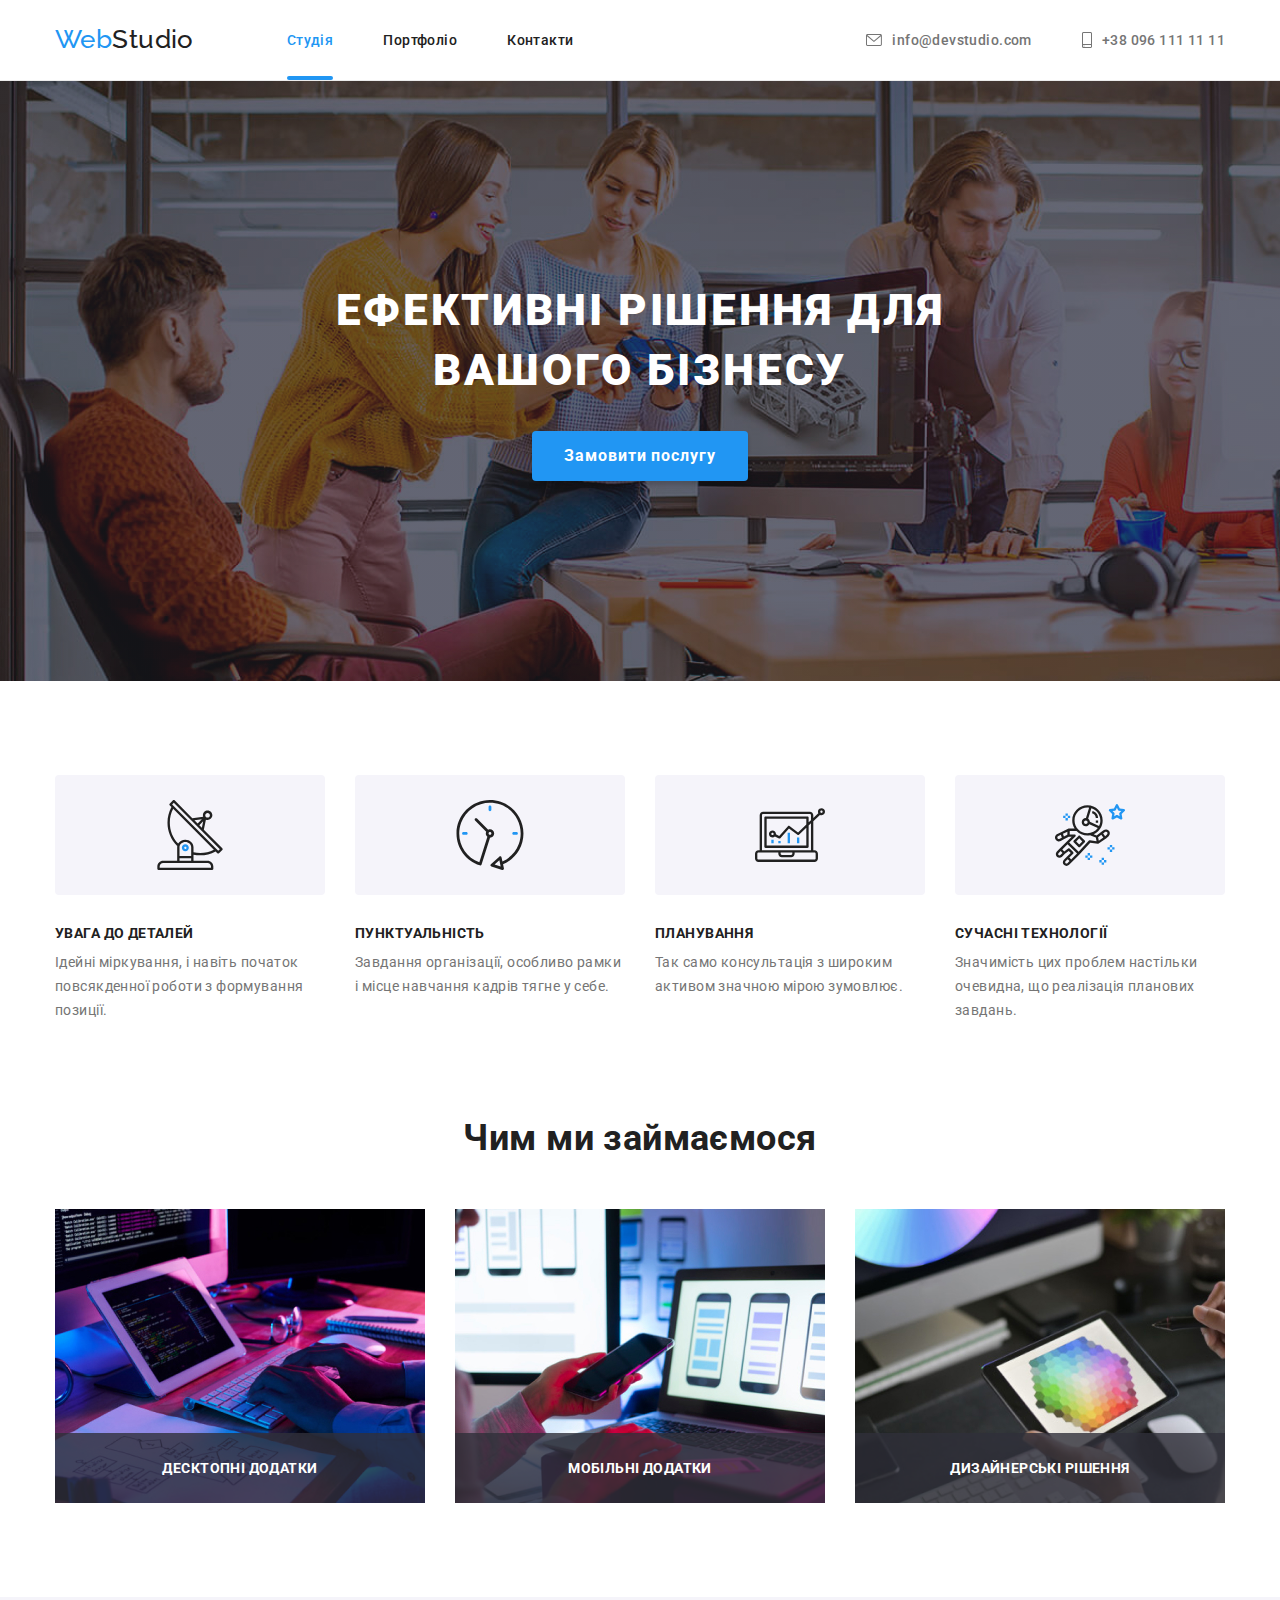
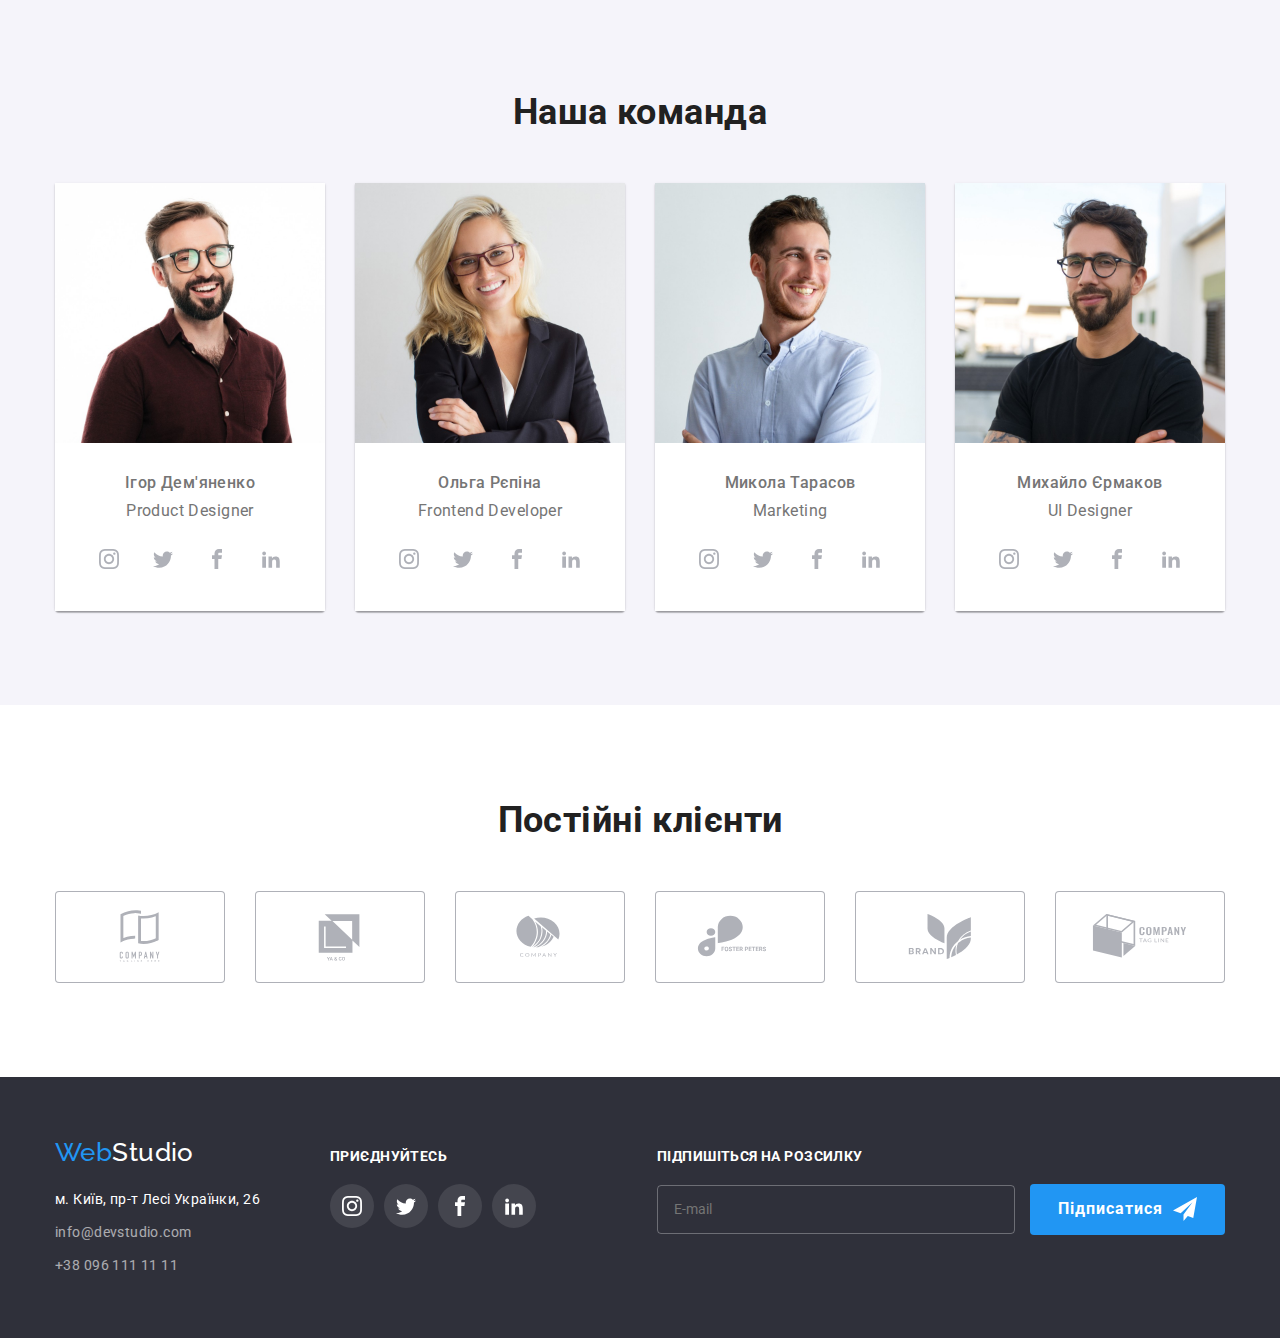
<file: index.html>
<!DOCTYPE html>
<html lang="uk">

<head>
  <meta charset="UTF-8">
  <meta http-equiv="X-UA-Compatible" content="IE=edge">
  <meta name="viewport" content="width=device-width, initial-scale=1.0">

  <link rel="stylesheet" href="css/modern-normalize.css">


  <link rel="preconnect" href="https://fonts.googleapis.com">
  <link rel="preconnect" href="https://fonts.gstatic.com" crossorigin>
  <link href="https://fonts.googleapis.com/css2?family=Raleway:wght@700&family=Roboto:wght@400;500;700;900&display=swap"
    rel="stylesheet">

  <link rel="stylesheet" href="css/main.min.css">
  <title>WebStudio - main page</title>
</head>

<body>
  <!-- HEADER -->
  <header class="page-header">
    <div class="container nav-cont">
      <nav class="flex">
        <a class="logo link" href="#">Web<span class="logo__dark">Studio</span></a>
        <ul class="nav-list flex col-gap-header">
          <li><a class="link nav-list__link active" href="#">Студія</a></li>
          <li><a class="link nav-list__link" href="portfolio.html">Портфоліо</a></li>
          <li><a class="link nav-list__link" href="#">Контакти</a></li>
        </ul>
      </nav>
      <ul class="nav-address flex col-gap-header ">
        <li>
          <a class="nav-address__link flex" href="mailto:info@devstudio.com">
            <svg class="envelope" width="16px" height="12px">
              <use href="images/icons.svg#icon-envelope"></use>
            </svg>
            info@devstudio.com</a>
        </li>
        <li>
          <a class="nav-address__link flex" href="tel:+380961111111">
            <svg class="smartphone" width="10px" height="16px">
              <use href="images/icons.svg#icon-smartphone"></use>
            </svg>
            +38 096 111 11 11</a>
        </li>
      </ul>
    </div>
  </header>

  <main>
    <!-- SECTION HERO -->
    <section class="section-hero">
      <div class="container">
        <h1 class="page-title">ЕФЕКТИВНІ РІШЕННЯ ДЛЯ ВАШОГО БІЗНЕСУ</h1>
        <button class="btn btn-main" type="button" data-modal-open>Замовити послугу</button>
      </div>
    </section>
    <!-- SECTION SPECIALTY -->
    <section class="section">
      <div class="container">

        <h2 class="section-title visually-hidden">Наші особливості</h2>

        <ul class="specialty col-gap-main">
          <li class="specialty__feature">
            <div class="specialty__icon-wrap">
              <svg class="specialty__icon">
                <use href="images/icons.svg#icon-antenna"></use>
              </svg>
            </div>
            <h3 class="specialty__title">УВАГА ДО ДЕТАЛЕЙ</h3>
            <p class="specialty__description">Ідейні міркування, і навіть початок повсякденної роботи з формування
              позиції.</p>
          </li>

          <li class="specialty__feature">
            <div class="specialty__icon-wrap">
              <svg class="specialty__icon">
                <use href="images/icons.svg#icon-clock"></use>
              </svg>
            </div>
            <h3 class="specialty__title">ПУНКТУАЛЬНІСТЬ</h3>
            <p class="specialty__description">Завдання організації, особливо рамки і місце навчання кадрів тягне у
              себе.
            </p>
          </li>

          <li class="specialty__feature">
            <div class="specialty__icon-wrap">
              <svg class="specialty__icon">
                <use href="images/icons.svg#icon-diagram"></use>
              </svg>
            </div>
            <h3 class="specialty__title">ПЛАНУВАННЯ</h3>
            <p class="specialty__description">Так само консультація з широким активом значною мірою зумовлює.</p>
          </li>

          <li class="specialty__feature">
            <div class="specialty__icon-wrap">
              <svg class="specialty__icon">
                <use href="images/icons.svg#icon-astronaut"></use>
              </svg>
            </div>
            <h3 class="specialty__title">СУЧАСНІ ТЕХНОЛОГІЇ</h3>
            <p class="specialty__description">Значимість цих проблем настільки очевидна, що реалізація планових
              завдань.
            </p>
          </li>
        </ul>
      </div>
    </section>
    <!-- SECTION WHAT WE DO -->
    <section class="section what">
      <div class="container">
        <h2 class="section-title">Чим ми займаємося</h2>
        <ul class="flex col-gap-main">
          <li class="what__box">
            <img src="images/box1.jpg" alt="Десктопні додатки" width="370">
            <p class="image-description">Десктопні додатки</p>
          </li>
          <li class="what__box">
            <img src="images/box2.jpg" alt="Мобільні додатки" width="370">
            <p class="image-description">Мобільні додатки</p>
          </li>
          <li class="what__box">
            <img src="images/box3.jpg" alt="Дизайнерські рішення" width="370">
            <p class="image-description">Дизайнерські рішення</p>
          </li>
        </ul>
      </div>
    </section>
    <!-- SECTION TEAM -->
    <section class="section team">
      <div class="container">
        <h2 class="section-title">Наша команда</h2>
        <ul class="team__list col-gap-main">
          <li class="team__card">
            <img src="images/IhorDemianenko.jpg" alt="Ігор Дем'яненко" width="270">
            <div class="team__text-wrap">
              <h3 class="team__title">Ігор Дем'яненко</h3>
              <p class="team__description">Product Designer</p>
              <ul class="social">
                <li>
                  <a class="social__link" href="#">
                    <svg class="social__icon">
                      <use href="images/icons.svg#icon-instagram"></use>
                    </svg>
                  </a>
                </li>
                <li>
                  <a class="social__link" href="#">
                    <svg class="social__icon">
                      <use href="images/icons.svg#icon-twitter"></use>
                    </svg>
                  </a>
                </li>
                <li>
                  <a class="social__link" href="#">
                    <svg class="social__icon">
                      <use href="images/icons.svg#icon-facebook"></use>
                    </svg>
                  </a>
                </li>
                <li>
                  <a class="social__link" href="#">
                    <svg class="social__icon">
                      <use href="images/icons.svg#icon-linkedin"></use>
                    </svg>
                  </a>
                </li>
              </ul>
            </div>
          </li>
          <li class="team__card">
            <img src="images/OlhaRepina.jpg" alt="Ольга Рєпіна" width="270">
            <div class="team__text-wrap">
              <h3 class="team__title">Ольга Рєпіна</h3>
              <p class="team__description">Frontend Developer</p>
              <ul class="social">
                <li>
                  <a class="social__link" href="#">
                    <svg class="social__icon">
                      <use href="images/icons.svg#icon-instagram"></use>
                    </svg>
                  </a>
                </li>
                <li>
                  <a class="social__link" href="#">
                    <svg class="social__icon">
                      <use href="images/icons.svg#icon-twitter"></use>
                    </svg>
                  </a>
                </li>
                <li>
                  <a class="social__link" href="#">
                    <svg class="social__icon">
                      <use href="images/icons.svg#icon-facebook"></use>
                    </svg>
                  </a>
                </li>
                <li>
                  <a class="social__link" href="#">
                    <svg class="social__icon">
                      <use href="images/icons.svg#icon-linkedin"></use>
                    </svg>
                  </a>
                </li>
              </ul>
            </div>
          </li>
          <li class="team__card">
            <img src="images/MykolaTarasov.jpg" alt="Микола Тарасов" width="270">
            <div class="team__text-wrap">
              <h3 class="team__title">Микола Тарасов</h3>
              <p class="team__description">Marketing</p>
              <ul class="social">
                <li>
                  <a class="social__link" href="#">
                    <svg class="social__icon">
                      <use href="images/icons.svg#icon-instagram"></use>
                    </svg>
                  </a>
                </li>
                <li>
                  <a class="social__link" href="#">
                    <svg class="social__icon">
                      <use href="images/icons.svg#icon-twitter"></use>
                    </svg>
                  </a>
                </li>
                <li>
                  <a class="social__link" href="#">
                    <svg class="social__icon">
                      <use href="images/icons.svg#icon-facebook"></use>
                    </svg>
                  </a>
                </li>
                <li>
                  <a class="social__link" href="#">
                    <svg class="social__icon">
                      <use href="images/icons.svg#icon-linkedin"></use>
                    </svg>
                  </a>
                </li>
              </ul>
            </div>
          </li>
          <li class="team__card">
            <img src="images/MykhailoYermakov.jpg" alt="Михайло Єрмаков" width="270">
            <div class="team__text-wrap">
              <h3 class="team__title">Михайло Єрмаков</h3>
              <p class="team__description">UI Designer</p>
              <ul class="social">
                <li>
                  <a class="social__link" href="#">
                    <svg class="social__icon">
                      <use href="images/icons.svg#icon-instagram"></use>
                    </svg>
                  </a>
                </li>
                <li>
                  <a class="social__link" href="#">
                    <svg class="social__icon">
                      <use href="images/icons.svg#icon-twitter"></use>
                    </svg>
                  </a>
                </li>
                <li>
                  <a class="social__link" href="#">
                    <svg class="social__icon">
                      <use href="images/icons.svg#icon-facebook"></use>
                    </svg>
                  </a>
                </li>
                <li>
                  <a class="social__link" href="#">
                    <svg class="social__icon">
                      <use href="images/icons.svg#icon-linkedin"></use>
                    </svg>
                  </a>
                </li>
              </ul>
            </div>
          </li>
        </ul>
      </div>
    </section>
    <!-- SECTION CLIENTS -->
    <section class="section clients">
      <div class="container">
        <h2 class="section-title">Постійні клієнти</h2>
        <ul class="client__links">
          <li>
            <a class="client__logo" href="#">
              <svg class="client__icon">
                <use href="images/icons.svg#icon-Client-1"></use>
              </svg>
            </a>
          </li>
          <li>
            <a class="client__logo" href="#">
              <svg class="client__icon">
                <use href="images/icons.svg#icon-Client-2"></use>
              </svg>
            </a>
          </li>
          <li>
            <a class="client__logo" href="#">
              <svg class="client__icon">
                <use href="images/icons.svg#icon-Client-3"></use>
              </svg>
            </a>
          </li>
          <li>
            <a class="client__logo" href="#">
              <svg class="client__icon">
                <use href="images/icons.svg#icon-Client-4"></use>
              </svg>
            </a>
          </li>
          <li>
            <a class="client__logo" href="#">
              <svg class="client__icon">
                <use href="images/icons.svg#icon-Client-5"></use>
              </svg>
            </a>
          </li>
          <li>
            <a class="client__logo" href="#">
              <svg class="client__icon">
                <use href="images/icons.svg#icon-Client-6"></use>
              </svg>
            </a>
          </li>
        </ul>
      </div>
    </section>
  </main>
  <!-- FOOTER -->
  <footer class="page-footer">
    <div class="container footer-flex">
      <div>
        <a class="logo link" href="#">Web<span class="logo__light">Studio</span></a>
        <address class="address">
          <ul>
            <li class="address__item">
              <p>м. Київ, пр-т Лесі Українки, 26</p>
            </li>
            <li class="address__item">
              <a class="address__link link-footer" href="mailto:info@devstudio.com">info@devstudio.com</a>
            </li>
            <li class="address__item">
              <a class="address__link link-footer" href="tel:+380961111111">+38 096 111 11 11</a>
            </li>
          </ul>
        </address>
      </div>
      <div class="footer__join-wrap">
        <p class="footer__social-title">ПРИЄДНУЙТЕСЬ</p>
        <ul class="footer__social">
          <li>
            <a class="footer__social-link" href="#">
              <svg class="social__icon">
                <use href="images/icons.svg#icon-instagram"></use>
              </svg>
            </a>
          </li>
          <li>
            <a class="footer__social-link" href="#">
              <svg class="social__icon">
                <use href="images/icons.svg#icon-twitter"></use>
              </svg>
            </a>
          </li>
          <li>
            <a class="footer__social-link" href="#">
              <svg class="social__icon">
                <use href="images/icons.svg#icon-facebook"></use>
              </svg>
            </a>
          </li>
          <li>
            <a class="footer__social-link" href="#">
              <svg class="social__icon">
                <use href="images/icons.svg#icon-linkedin"></use>
              </svg>
            </a>
          </li>
        </ul>
      </div>
      <form class="footer-form">
        <p class="footer__social-title">ПІДПИШІТЬСЯ НА РОЗСИЛКУ</p>
        <input class="footer-form__input" type="email" placeholder="E-mail">
        <button class="footer-form__btn" type="submit">Підписатися
          <svg class="footer-form__icon-send">
            <use href="./images/icons.svg#icon-send"></use>
          </svg></button>
      </form>
    </div>
  </footer>
  <!-- MODAL -->
  <div class="backdrop is-hidden" data-modal>
    <div class="modal">
      <button class="modal__btn" data-modal-close>
        <svg class="icon-close">
          <use href="./images/icons.svg#icon-close"></use>
        </svg>
      </button>
      <form class="modal-form">
        <p class="modal-form__header">Залиште свої дані, ми вам передзвонимо</p>
        <div class="modal-form__group">
          <label class="modal-form__field">
            <span class="modal-form__label">Ім'я</span>
            <input class="modal-form__input" name="Ім'я" type="text">
            <svg class="modal-form__icon">
              <use href="./images/icons.svg#icon-person-black"></use>
            </svg>
          </label>
          <label class="modal-form__field">
            <span class="modal-form__label">Телефон</span>
            <input class="modal-form__input" name="Телефон" type="tel">
            <svg class="modal-form__icon">
              <use href="./images/icons.svg#icon-phone-black"></use>
            </svg>
          </label>
          <label class="modal-form__field">
            <span class="modal-form__label">Пошта</span>
            <input class="modal-form__input" name="Пошта" type="email">
            <svg class="modal-form__icon">
              <use href="./images/icons.svg#icon-email-black"></use>
            </svg>
          </label>
          <label class="modal-form__field">
            <span class="modal-form__label">Коментар</span>
            <textarea class="modal-form__messege" rows="7" placeholder="Введіть текст"></textarea>
          </label>
          <label class="modal-form__checkbox">
            <input class="checkbox__input" type="checkbox" name="check">
            <span class="checkbox-icon"></span>
            <span>Погоджуюся з розсилкою та приймаю <a class="checkbox-link" href="#">Умови
                договору</a></span>
          </label>
          <button class="btn__modal" type="submit">Відправити</button>
        </div>
      </form>
    </div>
  </div>
  <script src="./js/modal.js"></script>
</body>

</html>
</file>
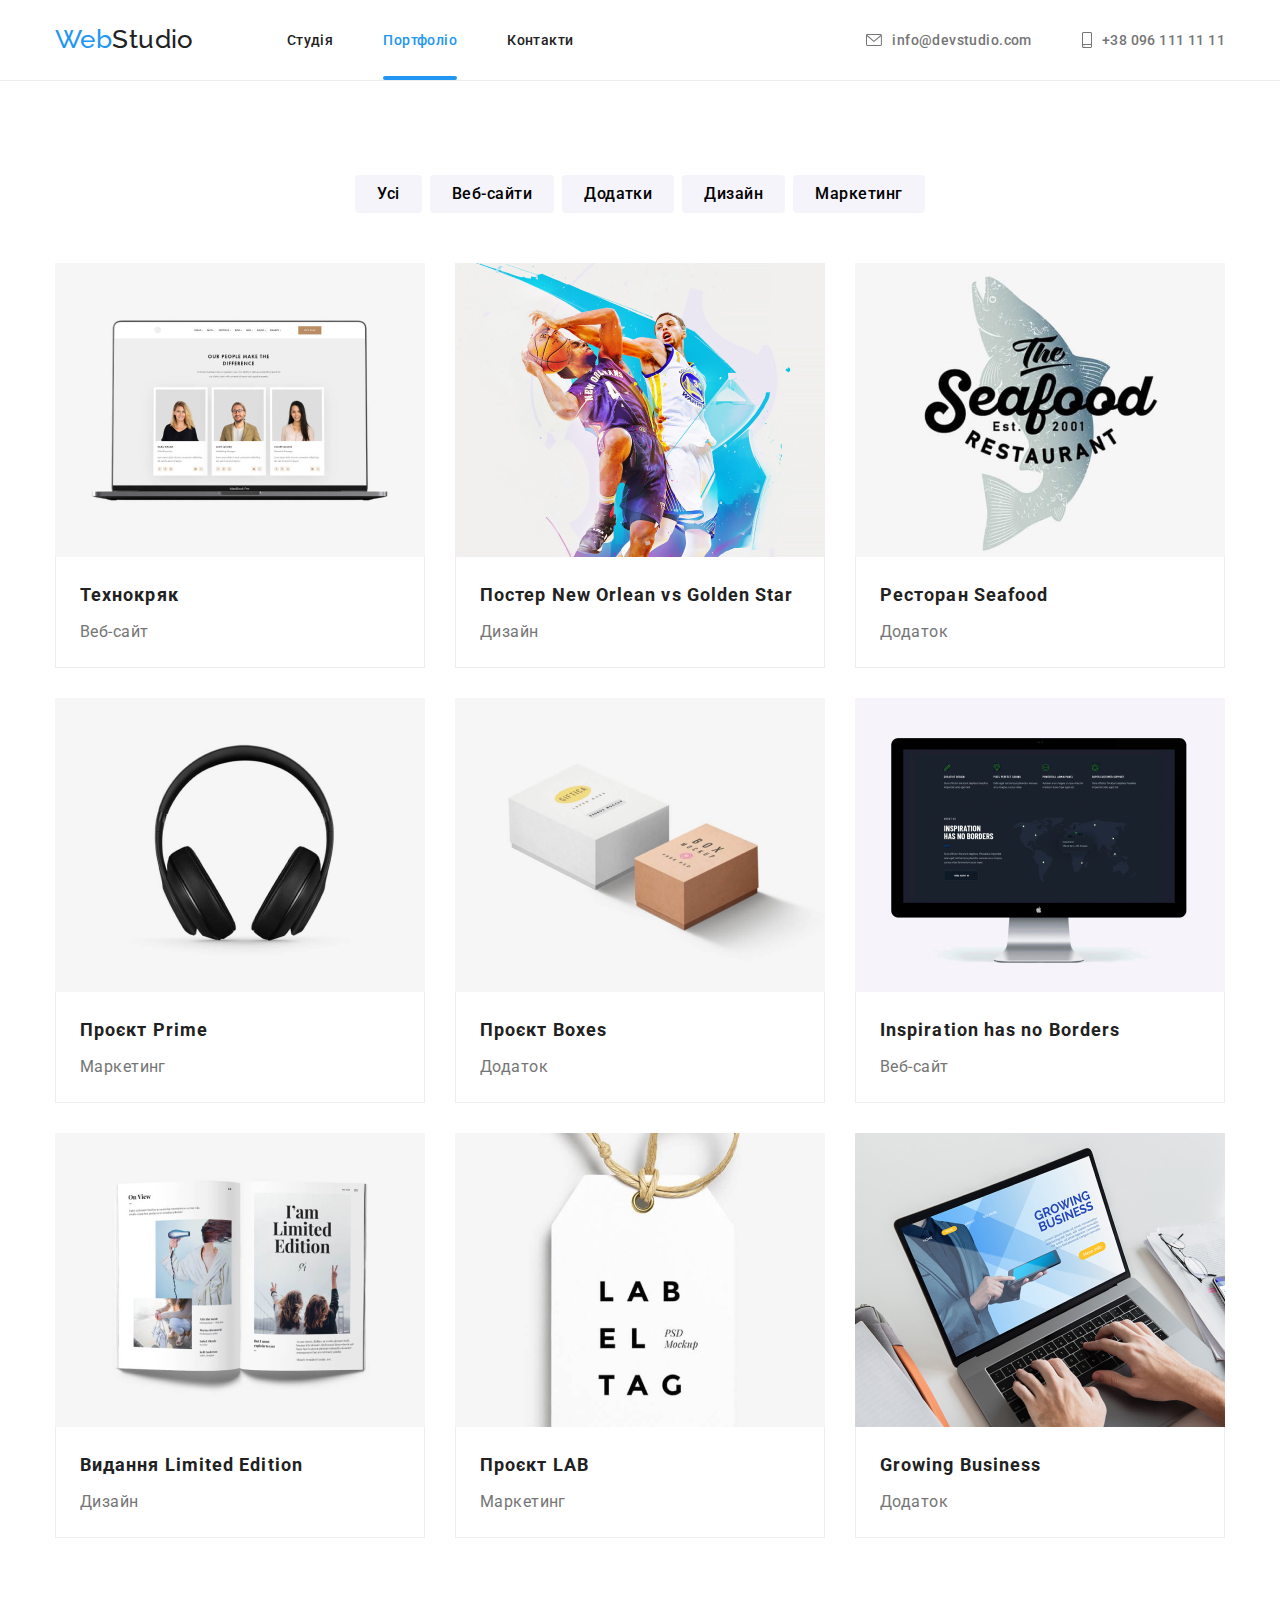
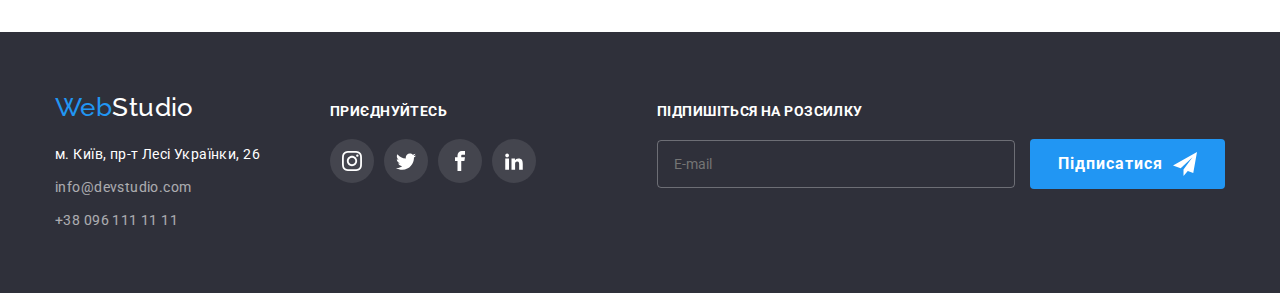
<file: portfolio.html>
<!DOCTYPE html>
<html lang="uk">

<head>
  <meta charset="UTF-8">
  <meta http-equiv="X-UA-Compatible" content="IE=edge">
  <meta name="viewport" content="width=device-width, initial-scale=1.0">

  <link rel="stylesheet" href="css/modern-normalize.css">



  <link rel="preconnect" href="https://fonts.googleapis.com">
  <link rel="preconnect" href="https://fonts.gstatic.com" crossorigin>
  <link href="https://fonts.googleapis.com/css2?family=Raleway:wght@700&family=Roboto:wght@400;500;700;900&display=swap"
    rel="stylesheet">

  <link rel="stylesheet" href="css/main.min.css">
  <title>Portfolio</title>
</head>

<body>
  <header class="page-header">
    <div class="container nav-cont">
      <nav class="flex">
        <a class="logo link" href="#">Web<span class="logo__dark">Studio</span></a>
        <ul class="nav-list flex col-gap-header">
          <li><a class="link nav-list__link" href="index.html">Студія</a></li>
          <li><a class="link nav-list__link active" href="#">Портфоліо</a></li>
          <li><a class="link nav-list__link" href="#">Контакти</a></li>
        </ul>
      </nav>
      <ul class="nav-address flex col-gap-header ">
        <li>
          <a class="nav-address__link flex" href="mailto:info@devstudio.com">
            <svg class="envelope" width="16px" height="12px">
              <use href="images/icons.svg#icon-envelope"></use>
            </svg>
            info@devstudio.com</a>
        </li>
        <li>
          <a class="nav-address__link flex" href="tel:+380961111111">
            <svg class="smartphone" width="10px" height="16px">
              <use href="images/icons.svg#icon-smartphone"></use>
            </svg>
            +38 096 111 11 11</a>
        </li>
      </ul>
    </div>
  </header>

  <main>
    <section class="section">
      <div class="container">
        <h1 class="page-title visually-hidden">Портфоліо</h1>
        <ul class="portfolio-nav col-gap-portfolio">
          <li>
            <button class="portfolio-nav__btn btn" type="button">Усі</button>
          </li>
          <li>
            <button class="portfolio-nav__btn btn" type="button">Веб-сайти</button>
          </li>
          <li>
            <button class="portfolio-nav__btn btn" type="button">Додатки</button>
          </li>
          <li>
            <button class="portfolio-nav__btn btn" type="button">Дизайн</button>
          </li>
          <li>
            <button class="portfolio-nav__btn btn" type="button">Маркетинг</button>
          </li>
        </ul>


        <ul class="portfolio list-style">
          <li>
            <a class="portfolio__link" href="#">
              <div class="portfolio__img">
                <img src="images/portfolio/img.jpg" alt="Зображення веб-сайту" width="370px">
                <div class="overlay">
                  <p class="overlay-description">Ресурс пропонує комплексні пропозиції з різним рівнем функціоналу та
                    сервісів. Все це дозволить відвідувачу отримати вичерпні відомості про компанію чи приватну особу.
                  </p>
                </div>
              </div>
              <div class="portfolio__project">
                <h2 class="portfolio__project-title">Технокряк</h2>
                <p class="portfolio__project-description">Веб-сайт</p>
              </div>
            </a>
          </li>
          <li>
            <a class="portfolio__link" href="#">
              <img src="images/portfolio/img1.jpg" alt="Дизайн постеру" width="370px">
              <div class="portfolio__project">
                <h2 class="portfolio__project-title">Постер New Orlean vs Golden Star</h2>
                <p class="portfolio__project-description">Дизайн</p>
              </div>
            </a>
          </li>
          <li>
            <a class="portfolio__link" href="#">
              <img src="images/portfolio/img2.jpg" alt="Логотип ресторану Seafood" width="370px">
              <div class="portfolio__project">
                <h2 class="portfolio__project-title">Ресторан Seafood</h2>
                <p class="portfolio__project-description">Додаток</p>
              </div>
            </a>
          </li>
          <li>
            <a class="portfolio__link" href="#">
              <img src="images/portfolio/img3.jpg" alt="Зображення навушників" width="370px">
              <div class="portfolio__project">
                <h2 class="portfolio__project-title">Проєкт Prime</h2>
                <p class="portfolio__project-description">Маркетинг</p>
              </div>
            </a>
          </li>
          <li>
            <a class="portfolio__link" href="#">
              <img src="images/portfolio/img4.jpg" alt="Зображення коробок" width="370px">
              <div class="portfolio__project">
                <h2 class="portfolio__project-title">Проєкт Boxes</h2>
                <p class="portfolio__project-description">Додаток</p>
              </div>
            </a>
          </li>
          <li>
            <a class="portfolio__link" href="#">
              <img src="images/portfolio/img5.jpg" alt="Сторінка веб-сайту" width="370px">
              <div class="portfolio__project">
                <h2 class="portfolio__project-title">Inspiration has no Borders</h2>
                <p class="portfolio__project-description">Веб-сайт</p>
              </div>
            </a>
          </li>
          <li>
            <a class="portfolio__link" href="#">
              <img src="images/portfolio/img6.jpg" alt="Дизайн Видання Limited Edition" width="370px">
              <div class="portfolio__project">
                <h2 class="portfolio__project-title">Видання Limited Edition</h2>
                <p class="portfolio__project-description">Дизайн</p>
              </div>
            </a>
          </li>
          <li>
            <a class="portfolio__link" href="#">
              <img src="images/portfolio/img7.jpg" alt="Макет лейблу" width="370px">
              <div class="portfolio__project">
                <h2 class="portfolio__project-title">Проєкт LAB</h2>
                <p class="portfolio__project-description">Маркетинг</p>
              </div>
            </a>
          </li>
          <li>
            <a class="portfolio__link" href="#">
              <img src="images/portfolio/img8.jpg" alt="Відкритий веб-додаток" width="370px">
              <div class="portfolio__project">
                <h2 class="portfolio__project-title">Growing Business</h2>
                <p class="portfolio__project-description">Додаток</p>
              </div>
            </a>
          </li>
        </ul>

      </div>
    </section>
  </main>

  <footer class="page-footer">
    <div class="container footer-flex">
      <div>
        <a class="logo link" href="#">Web<span class="logo__light">Studio</span></a>
        <address class="address">
          <ul>
            <li class="address__item">
              <p>м. Київ, пр-т Лесі Українки, 26</p>
            </li>
            <li class="address__item">
              <a class="address__link link-footer" href="mailto:info@devstudio.com">info@devstudio.com</a>
            </li>
            <li class="address__item">
              <a class="address__link link-footer" href="tel:+380961111111">+38 096 111 11 11</a>
            </li>
          </ul>
        </address>
      </div>
      <div class="footer__join-wrap">
        <p class="footer__social-title">ПРИЄДНУЙТЕСЬ</p>
        <ul class="footer__social">
          <li>
            <a class="footer__social-link" href="#">
              <svg class="social__icon">
                <use href="images/icons.svg#icon-instagram"></use>
              </svg>
            </a>
          </li>
          <li>
            <a class="footer__social-link" href="#">
              <svg class="social__icon">
                <use href="images/icons.svg#icon-twitter"></use>
              </svg>
            </a>
          </li>
          <li>
            <a class="footer__social-link" href="#">
              <svg class="social__icon">
                <use href="images/icons.svg#icon-facebook"></use>
              </svg>
            </a>
          </li>
          <li>
            <a class="footer__social-link" href="#">
              <svg class="social__icon">
                <use href="images/icons.svg#icon-linkedin"></use>
              </svg>
            </a>
          </li>
        </ul>
      </div>
      <form class="footer-form">
        <p class="footer__social-title">ПІДПИШІТЬСЯ НА РОЗСИЛКУ</p>
        <input class="footer-form__input" type="email" placeholder="E-mail">
        <button class="footer-form__btn" type="submit">Підписатися
          <svg class="footer-form__icon-send">
            <use href="./images/icons.svg#icon-send"></use>
          </svg></button>
      </form>
    </div>
  </footer>

</body>

</html>
</file>
<file: css/main.min.css>
:root{--body-background-color: #fff;--header-background-color: #ECECEC;--dark-background-color: #2F303A;--section-light-background-color: #F5F4FA;--dark-text-color: #212121;--main-text-color: #757575;--white-text-color: #fff;--highlited-text-color: #2196f3}.visually-hidden{position:absolute;white-space:nowrap;width:1px;height:1px;overflow:hidden;border:0;padding:0;clip:rect(0 0 0 0);-webkit-clip-path:inset(50%);clip-path:inset(50%);margin:-1px}html{scroll-behavior:smooth}body{font-family:"Roboto",sans-serif;font-size:14px;letter-spacing:.03em;width:100%;background-color:var(--body-background-color);color:var(--main-text-color)}h3{font-size:14px;margin-bottom:10px}.flex{display:-webkit-box;display:-ms-flexbox;display:flex;-webkit-box-pack:center;-ms-flex-pack:center;justify-content:center;-webkit-box-align:center;-ms-flex-align:center;align-items:center}.col-gap-header{-webkit-column-gap:50px;-moz-column-gap:50px;column-gap:50px}.col-gap-main{-webkit-column-gap:30px;-moz-column-gap:30px;column-gap:30px}.col-gap-portfolio{-webkit-column-gap:8px;-moz-column-gap:8px;column-gap:8px}.btn{cursor:pointer}.section{padding:94px 0}h1,h2,h3,h4,h5,h6,p{margin:0}ul{list-style:none;padding:0;margin:0}img{display:block;max-width:100%;height:auto}.link{text-decoration:none;color:currentColor}.list{list-style:none;margin:0;padding:0}.container{width:1200px;margin:0 auto;padding:0 15px}.logo{font-family:"Raleway";font-style:normal;font-weight:700;font-size:26px;line-height:1.19;padding-top:24px;padding-bottom:25px;-webkit-transition:color 250ms cubic-bezier(0.4, 0, 0.2, 1);transition:color 250ms cubic-bezier(0.4, 0, 0.2, 1)}.link.logo{color:var(--highlited-text-color)}.logo__dark{color:var(--dark-text-color)}.logo__light{color:var(--white-text-color)}.logo__dark:hover,.logo__dark:focus,.logo__light:hover,.logo__light:focus{color:var(--highlited-text-color)}.section-title{font-weight:700;font-size:36px;line-height:1.17;text-align:center;margin-bottom:50px}.section-title,.specialty-title,.team-title{color:var(--dark-text-color)}.link{font-weight:500;text-decoration:none;color:var(--dark-text-color);-webkit-transition:color 250ms cubic-bezier(0.4, 0, 0.2, 1);transition:color 250ms cubic-bezier(0.4, 0, 0.2, 1)}.link:hover,.link:focus{color:var(--highlited-text-color)}.link.active{color:var(--highlited-text-color)}.envelope,.smartphone{fill:currentColor;margin-right:10px;-webkit-transition:fill 250ms cubic-bezier(0.4, 0, 0.2, 1);transition:fill 250ms cubic-bezier(0.4, 0, 0.2, 1)}.envelope:hover,.envelope:focus,.smartphone:hover,.smartphone:focus{fill:var(--highlited-text-color)}.social{display:-webkit-box;display:-ms-flexbox;display:flex;-webkit-box-align:center;-ms-flex-align:center;align-items:center;-webkit-box-pack:center;-ms-flex-pack:center;justify-content:center;-webkit-column-gap:10px;-moz-column-gap:10px;column-gap:10px}.social__link{display:-webkit-box;display:-ms-flexbox;display:flex;-webkit-box-pack:center;-ms-flex-pack:center;justify-content:center;-webkit-box-align:center;-ms-flex-align:center;align-items:center;fill:#afb1b8;width:44px;height:44px;border-radius:50%;-webkit-transition:fill 250ms cubic-bezier(0.4, 0, 0.2, 1),background-color 250ms cubic-bezier(0.4, 0, 0.2, 1);transition:fill 250ms cubic-bezier(0.4, 0, 0.2, 1),background-color 250ms cubic-bezier(0.4, 0, 0.2, 1)}.social__link:hover,.social__link:focus{background-color:var(--highlited-text-color);fill:var(--white-text-color)}.social__icon{width:20px;height:20px}.client__icon{width:106px;height:60px}.backdrop{position:fixed;top:0;left:0;width:100%;height:100%;background-color:rgba(0,0,0,.3);-webkit-transition:opacity 350ms,visibility 350ms;transition:opacity 350ms,visibility 350ms}.backdrop.is-hidden{opacity:0;visibility:hidden;pointer-events:none}.backdrop.is-hidden .modal{-webkit-transform:translate(-50%, -50%) scale(0.1);transform:translate(-50%, -50%) scale(0.1);opacity:0}.modal{position:absolute;top:50%;left:50%;-webkit-transform:translate(-50%, -50%) scale(1);transform:translate(-50%, -50%) scale(1);opacity:1;width:528px;height:581px;padding:40px;background-color:var(--white-text-color);border-radius:4px;-webkit-transition:opacity 150ms 300ms,-webkit-transform 150ms 300ms;transition:opacity 150ms 300ms,-webkit-transform 150ms 300ms;transition:transform 150ms 300ms,opacity 150ms 300ms;transition:transform 150ms 300ms,opacity 150ms 300ms,-webkit-transform 150ms 300ms}.modal__btn{position:absolute;top:8px;right:8px;display:-webkit-inline-box;display:-ms-inline-flexbox;display:inline-flex;-webkit-box-align:center;-ms-flex-align:center;align-items:center;-webkit-box-pack:center;-ms-flex-pack:center;justify-content:center;width:30px;height:30px;padding:0;background-color:#fff;border:1px solid rgba(0,0,0,.1);border-radius:50%;padding:0;cursor:pointer}.modal__btn:hover>.icon-close,.modal__btn:focus>.icon-close{fill:var(--highlited-text-color)}.icon-close{fill:#000;width:15px;height:15px}.modal-form__header{margin-bottom:12px;font-weight:700;font-size:20px;line-height:1.15;text-align:center;color:var(--dark-text-color)}.modal-form__field{position:relative;margin-bottom:10px}.modal-form__field:nth-child(4){margin:0}.modal-form__icon{display:inline-block;width:18px;height:18px}.modal-form__field>.modal-form__icon{position:absolute;top:31px;left:10px;-webkit-transition:fill 250ms cubic-bezier(0.4, 0, 0.2, 1);transition:fill 250ms cubic-bezier(0.4, 0, 0.2, 1)}.modal-form__field:hover>.modal-form__icon,.modal-form__input:focus+.modal-form__icon{fill:var(--highlited-text-color);cursor:pointer}.modal-form__group{display:-webkit-box;display:-ms-flexbox;display:flex;-webkit-box-orient:vertical;-webkit-box-direction:normal;-ms-flex-direction:column;flex-direction:column;-webkit-box-pack:center;-ms-flex-pack:center;justify-content:center}.modal-form__input{height:40px;padding-left:42px}.modal-form__messege{resize:none;margin-bottom:20px;padding:12px 16px}.modal-form__input,.modal-form__messege{width:100%;border:1px solid rgba(33,33,33,.2);border-radius:4px;margin-top:4px;-webkit-transition:border 250ms cubic-bezier(0.4, 0, 0.2, 1);transition:border 250ms cubic-bezier(0.4, 0, 0.2, 1)}.modal-form__input:focus,.modal-form__input:hover,.modal-form__messege:focus,.modal-form__messege:hover{outline:none;border:1px solid var(--highlited-text-color);cursor:pointer}.modal-form__label{font-weight:400;font-size:12px;line-height:1.1;letter-spacing:.01em}.modal-form__checkbox{display:block;cursor:pointer}.checkbox__input{-webkit-appearance:none;-moz-appearance:none;appearance:none}.checkbox-icon{display:inline-block;width:16px;height:15px;border:2px solid #000;border-radius:4px}.modal-form__checkbox{text-align:center;margin-bottom:30px}.checkbox__input:checked+.checkbox-icon{border-color:var(--highlited-text-color);background-color:var(--highlited-text-color);background-image:url(../images/icon-check.svg);background-size:72%;background-position:center;background-repeat:no-repeat;background-origin:border-box}.checkbox-link{position:relative;color:var(--highlited-text-color);text-decoration:none}.checkbox-link::after{content:"";position:absolute;bottom:-2px;left:0;width:100%;height:1px;border-radius:2px;background-color:var(--highlited-text-color)}.btn__modal{font-weight:700;font-size:16px;line-height:1.87;text-align:center;letter-spacing:.06em;background:#2196f3;color:var(--white-text-color);border:none;border-radius:4px;padding:10px 52px;margin:auto;cursor:pointer;-webkit-transition:-webkit-box-shadow 250ms cubic-bezier(0.4, 0, 0.2, 1);transition:-webkit-box-shadow 250ms cubic-bezier(0.4, 0, 0.2, 1);transition:box-shadow 250ms cubic-bezier(0.4, 0, 0.2, 1);transition:box-shadow 250ms cubic-bezier(0.4, 0, 0.2, 1), -webkit-box-shadow 250ms cubic-bezier(0.4, 0, 0.2, 1)}.btn__modal:hover,.btn__modal:focus{-webkit-box-shadow:0px 4px 4px rgba(0,0,0,.15);box-shadow:0px 4px 4px rgba(0,0,0,.15)}.page-header{border-bottom:1px solid var(--header-background-color);background-color:var(--white-text-color)}.nav-list{margin-left:93px;color:var(--dark-text-color)}.nav-list__link{padding:32px 0}.nav-list__link.active{position:relative}.nav-list__link.active::after{content:"";position:absolute;bottom:0;left:0;width:100%;height:4px;border-radius:2px;background-color:var(--highlited-text-color)}.nav-cont{display:-webkit-box;display:-ms-flexbox;display:flex}.nav-address{margin-left:auto}.nav-address__link{font-weight:500;text-decoration:none;color:var(--main-text-color);-webkit-transition:color 250ms cubic-bezier(0.4, 0, 0.2, 1);transition:color 250ms cubic-bezier(0.4, 0, 0.2, 1)}.nav-address__link:hover,.nav-address__link:focus{color:var(--highlited-text-color)}.section-hero{max-width:1600px;height:600px;margin:0 auto;text-align:center;padding:200px 0;background-image:-webkit-gradient(linear, left top, left bottom, from(rgba(47, 48, 58, 0.4)), to(rgba(47, 48, 58, 0.4))),url(../images/section-hero.jpg);background-image:linear-gradient(rgba(47, 48, 58, 0.4), rgba(47, 48, 58, 0.4)),url(../images/section-hero.jpg);background-repeat:no-repeat;background-size:cover;background-color:var(--dark-background-color)}.page-title{font-size:44px;font-weight:900;line-height:1.36;text-align:center;letter-spacing:.06em;margin:0 auto;margin-bottom:30px;width:696px;color:var(--white-text-color)}.btn-main{font-weight:700;font-size:16px;line-height:1.88;text-align:center;letter-spacing:.06em;background:#2196f3;color:var(--white-text-color);-webkit-box-shadow:0px 4px 4px rgba(0,0,0,.15);box-shadow:0px 4px 4px rgba(0,0,0,.15);border:none;border-radius:4px;padding:10px 32px;margin:auto}.specialty{display:-webkit-box;display:-ms-flexbox;display:flex}.specialty__feature{width:270px}.specialty__icon-wrap{display:-webkit-box;display:-ms-flexbox;display:flex;-webkit-box-align:center;-ms-flex-align:center;align-items:center;-webkit-box-pack:center;-ms-flex-pack:center;justify-content:center;width:270px;height:120px;margin-bottom:30px;background-color:#f5f4fa;border-radius:4px}.specialty__icon{width:70px;height:70px}.specialty__title{font-weight:700;line-height:1.17;color:var(--dark-text-color);margin-bottom:10px}.specialty__description{line-height:1.71}.section.what{padding-top:0}.what__box{position:relative}.image-description{position:absolute;bottom:0px;display:-webkit-box;display:-ms-flexbox;display:flex;-webkit-box-align:center;-ms-flex-align:center;align-items:center;-webkit-box-pack:center;-ms-flex-pack:center;justify-content:center;font-weight:700;text-transform:uppercase;color:var(--white-text-color);background:rgba(47,48,58,.8);width:100%;height:70px}.team{background-color:var(--section-light-background-color)}.team__list{display:-webkit-box;display:-ms-flexbox;display:flex}.team__card{-webkit-box-shadow:0px 1px 3px rgba(0,0,0,.12),0px 1px 1px rgba(0,0,0,.14),0px 2px 1px rgba(0,0,0,.2);box-shadow:0px 1px 3px rgba(0,0,0,.12),0px 1px 1px rgba(0,0,0,.14),0px 2px 1px rgba(0,0,0,.2);border-radius:0px 0px 4px 4px}.team__text-wrap{padding:30px 0;background-color:var(--body-background-color)}.team__title{font-weight:500;font-size:16px;line-height:1.1875;text-align:center;margin-bottom:10px}.team__description{font-size:16px;line-height:1.18;text-align:center;margin-bottom:16px}.client__links{display:-webkit-box;display:-ms-flexbox;display:flex;-ms-flex-line-pack:center;align-content:center;-webkit-box-pack:center;-ms-flex-pack:center;justify-content:center;gap:30px}.client__logo{display:-webkit-box;display:-ms-flexbox;display:flex;-webkit-box-pack:center;-ms-flex-pack:center;justify-content:center;-webkit-box-align:center;-ms-flex-align:center;align-items:center;fill:#afb1b8;width:170px;height:92px;-webkit-box-shadow:0px 0px 0px 1px #afb1b8 inset;box-shadow:0px 0px 0px 1px #afb1b8 inset;border-radius:4px;-webkit-transition:fill 250ms cubic-bezier(0.4, 0, 0.2, 1),-webkit-box-shadow 250ms cubic-bezier(0.4, 0, 0.2, 1);transition:fill 250ms cubic-bezier(0.4, 0, 0.2, 1),-webkit-box-shadow 250ms cubic-bezier(0.4, 0, 0.2, 1);transition:box-shadow 250ms cubic-bezier(0.4, 0, 0.2, 1),fill 250ms cubic-bezier(0.4, 0, 0.2, 1);transition:box-shadow 250ms cubic-bezier(0.4, 0, 0.2, 1),fill 250ms cubic-bezier(0.4, 0, 0.2, 1),-webkit-box-shadow 250ms cubic-bezier(0.4, 0, 0.2, 1)}.client__logo:hover,.client__logo:focus{fill:var(--highlited-text-color);-webkit-box-shadow:0px 0px 0px 1px var(--highlited-text-color) inset;box-shadow:0px 0px 0px 1px var(--highlited-text-color) inset}.footer-flex{display:-webkit-box;display:-ms-flexbox;display:flex;-webkit-box-align:baseline;-ms-flex-align:baseline;align-items:baseline}.page-footer{background-color:var(--dark-background-color);padding:60px 0}.address{font-style:normal;line-height:1.71;margin-top:20px;color:var(--white-text-color)}.link-footer{-webkit-transition:color 250ms cubic-bezier(0.4, 0, 0.2, 1);transition:color 250ms cubic-bezier(0.4, 0, 0.2, 1)}.address__item:not(:last-child){margin-bottom:9px}.address__link{font-weight:normal;opacity:.6;text-decoration:none;line-height:1.14;color:var(--white-text-color)}.address__link:hover,.address__link:focus{color:var(--highlited-text-color)}.footer__join-wrap{margin-left:70px}.footer__social-title{font-weight:bold;margin-bottom:20px;color:var(--white-text-color)}.footer__social{display:-webkit-box;display:-ms-flexbox;display:flex;gap:10px}.footer__social-link{display:-webkit-box;display:-ms-flexbox;display:flex;-webkit-box-pack:center;-ms-flex-pack:center;justify-content:center;-webkit-box-align:center;-ms-flex-align:center;align-items:center;fill:#fff;background-color:rgba(255,255,255,.1);width:44px;height:44px;border-radius:50%;-webkit-transition:background-color 250ms cubic-bezier(0.4, 0, 0.2, 1);transition:background-color 250ms cubic-bezier(0.4, 0, 0.2, 1)}.footer__social-link:hover,.footer__social-link:focus{background-color:var(--highlited-text-color)}.footer-form{margin-left:auto}.footer-form__input{background-color:rgba(0,0,0,0);width:358px;padding:15px 16px;margin-right:12px;border:1px solid rgba(255,255,255,.3);border-radius:4px;color:var(--white-text-color)}.footer-form__btn{display:-webkit-inline-box;display:-ms-inline-flexbox;display:inline-flex;-webkit-box-align:center;-ms-flex-align:center;align-items:center;-webkit-box-pack:center;-ms-flex-pack:center;justify-content:center;gap:10px;font-weight:700;font-size:16px;line-height:1.88;text-align:center;letter-spacing:.06em;background:#2196f3;color:var(--white-text-color);border:none;border-radius:4px;padding:10px 28px;cursor:pointer}.footer-form__icon-send{width:24px;height:24px;fill:var(--white-text-color)}.portfolio-nav{margin-bottom:50px;display:-webkit-box;display:-ms-flexbox;display:flex;-webkit-box-pack:center;-ms-flex-pack:center;justify-content:center;-webkit-box-align:center;-ms-flex-align:center;align-items:center}.portfolio-nav__btn{border:none;border-radius:4px;font-weight:500;font-size:16px;line-height:1.62;letter-spacing:.03em;text-align:center;padding:6px 22px;background-color:var(--section-light-background-color);-webkit-transition:color 250ms cubic-bezier(0.4, 0, 0.2, 1),background-color 250ms cubic-bezier(0.4, 0, 0.2, 1),-webkit-filter 250ms cubic-bezier(0.4, 0, 0.2, 1);transition:color 250ms cubic-bezier(0.4, 0, 0.2, 1),background-color 250ms cubic-bezier(0.4, 0, 0.2, 1),-webkit-filter 250ms cubic-bezier(0.4, 0, 0.2, 1);transition:color 250ms cubic-bezier(0.4, 0, 0.2, 1),filter 250ms cubic-bezier(0.4, 0, 0.2, 1),background-color 250ms cubic-bezier(0.4, 0, 0.2, 1);transition:color 250ms cubic-bezier(0.4, 0, 0.2, 1),filter 250ms cubic-bezier(0.4, 0, 0.2, 1),background-color 250ms cubic-bezier(0.4, 0, 0.2, 1),-webkit-filter 250ms cubic-bezier(0.4, 0, 0.2, 1)}.portfolio-nav__btn:hover,.portfolio-nav__btn:focus{background-color:var(--highlited-text-color);color:var(--white-text-color);-webkit-filter:drop-shadow(0px 4px 4px rgba(0, 0, 0, 0.25));filter:drop-shadow(0px 4px 4px rgba(0, 0, 0, 0.25))}.portfolio{display:-webkit-box;display:-ms-flexbox;display:flex;gap:30px;-ms-flex-wrap:wrap;flex-wrap:wrap}.portfolio__link{text-decoration:none;display:block;-webkit-transition:-webkit-box-shadow 250ms cubic-bezier(0.4, 0, 0.2, 1);transition:-webkit-box-shadow 250ms cubic-bezier(0.4, 0, 0.2, 1);transition:box-shadow 250ms cubic-bezier(0.4, 0, 0.2, 1);transition:box-shadow 250ms cubic-bezier(0.4, 0, 0.2, 1), -webkit-box-shadow 250ms cubic-bezier(0.4, 0, 0.2, 1)}.portfolio__link:hover,.portfolio__link:focus{-webkit-box-shadow:0px 4px 4px rgba(0,0,0,.25);box-shadow:0px 4px 4px rgba(0,0,0,.25)}.portfolio__img{position:relative}.overlay{position:absolute;bottom:0;left:0;right:0;background-color:rgba(33,150,243,.9);overflow:hidden;width:100%;height:0;-webkit-transition:height 250ms cubic-bezier(0.4, 0, 0.2, 1);transition:height 250ms cubic-bezier(0.4, 0, 0.2, 1)}.portfolio__link:hover .overlay,.portfolio__link:focus .overlay{height:100%}.overlay-description{position:absolute;top:50%;-webkit-transform:translateY(-50%);transform:translateY(-50%);left:24px;font-size:18px;line-height:1.56;color:var(--white-text-color)}.portfolio__project{border-bottom:1px solid #eee;border-left:1px solid #eee;border-right:1px solid #eee;padding:20px 24px}.portfolio__project-title{font-weight:700;font-size:18px;line-height:2;margin-bottom:4px;letter-spacing:.06em;color:var(--dark-text-color)}.portfolio__project-description{font-style:normal;font-weight:400;font-size:16px;line-height:1.88;color:var(--main-text-color)}/*# sourceMappingURL=main.min.css.map */
</file>
